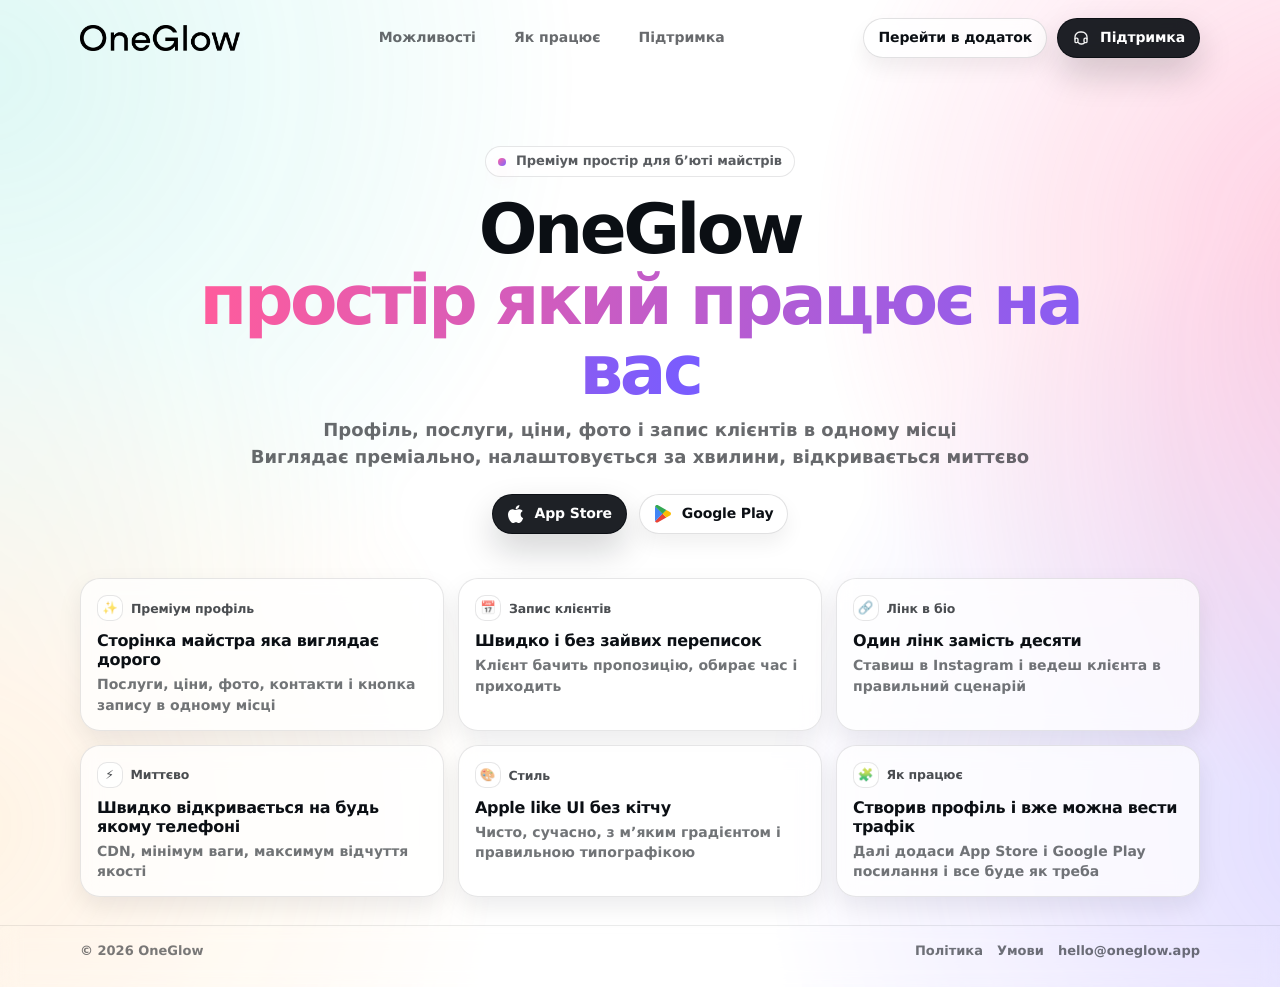
<file: index.html>
<!doctype html>
<html lang="uk">
<head>
  <meta charset="utf-8" />
  <meta name="viewport" content="width=device-width, initial-scale=1" />
  <title>OneGlow — простір який працює на вас</title>
  <meta name="description" content="OneGlow — преміум простір для бʼюті майстрів: профіль, послуги, ціни, фото і запис" />
  <meta name="theme-color" content="#ffffff" />
  <link rel="icon" type="image/svg+xml" href="/favicon.svg">
<link rel="apple-touch-icon" href="/apple-touch-icon.png">


  <style>
    :root{
      --bg: #ffffff;
      --text: #0B0F14;
      --muted: rgba(11,15,20,.62);
      --muted2: rgba(11,15,20,.46);
      --line: rgba(11,15,20,.10);
      --line2: rgba(11,15,20,.08);

      --shadow1: 0 18px 40px rgba(11,15,20,.10);
      --shadow2: 0 10px 24px rgba(11,15,20,.08);

      --r1: 18px;
      --r2: 999px;

      --wrap: 1120px;

      /* OneGlow aura */
      --pink: rgba(255, 92, 156, .32);
      --purple: rgba(120, 92, 255, .24);
      --teal: rgba(45, 212, 191, .16);
      --amber: rgba(255, 190, 110, .20);
    }

    *{ box-sizing: border-box; }
    html, body{ height: 100%; }
    body{
      margin: 0;
      font-family: ui-sans-serif, system-ui, -apple-system, BlinkMacSystemFont, "Segoe UI", Roboto, Helvetica, Arial;
      color: var(--text);
      background: var(--bg);
      overflow-x: hidden;
      -webkit-font-smoothing: antialiased;
      -moz-osx-font-smoothing: grayscale;
      text-rendering: geometricPrecision;
    }

    a{ color: inherit; text-decoration: none; }
    button{ font-family: inherit; }

    /* Fullscreen Aura-like background */
    .bg{
      position: fixed;
      inset: -220px;
      pointer-events: none;
      z-index: -1;
      background:
        radial-gradient(900px 900px at 10% 78%, var(--amber), rgba(255,255,255,0) 62%),
        radial-gradient(920px 920px at 92% 35%, var(--pink), rgba(255,255,255,0) 60%),
        radial-gradient(980px 980px at 92% 78%, var(--purple), rgba(255,255,255,0) 62%),
        radial-gradient(980px 980px at 12% 22%, var(--teal), rgba(255,255,255,0) 62%);
      filter: blur(14px);
      opacity: .95;
    }

    /* Very subtle grain to avoid banding */
    .grain{
      position: fixed;
      inset: 0;
      pointer-events: none;
      z-index: -1;
      background:
        repeating-linear-gradient(0deg, rgba(0,0,0,.012), rgba(0,0,0,.012) 1px, rgba(255,255,255,0) 2px, rgba(255,255,255,0) 5px),
        repeating-linear-gradient(90deg, rgba(0,0,0,.010), rgba(0,0,0,.010) 1px, rgba(255,255,255,0) 2px, rgba(255,255,255,0) 6px);
      mix-blend-mode: soft-light;
      opacity: .35;
    }

    .wrap{
      width: min(var(--wrap), calc(100% - 44px));
      margin: 0 auto;
    }

    /* Header */
    .header{
      padding: 18px 0;
    }

    .top{
      display: flex;
      align-items: center;
      justify-content: space-between;
      gap: 14px;
    }

    .brand{
      display: inline-flex;
      align-items: center;
      user-select: none;
    }

    .brand img{
      height: 26px;
      width: auto;
      border-radius: 0;
      object-fit: contain;
      box-shadow: none;
      display: block;
    }

    .nav{
      display: flex;
      align-items: center;
      gap: 18px;
      color: rgba(11,15,20,.62);
      font-weight: 650;
      font-size: 14px;
    }

    .nav a{
      padding: 8px 10px;
      border-radius: var(--r2);
      white-space: nowrap;
    }
    .nav a:hover{
      background: rgba(11,15,20,.05);
      color: rgba(11,15,20,.78);
    }

    .actions{
      display: flex;
      align-items: center;
      gap: 10px;
    }

    .btn{
      height: 40px;
      padding: 0 14px;
      display: inline-flex;
      align-items: center;
      justify-content: center;
      gap: 10px;
      border-radius: var(--r2);
      border: 1px solid rgba(11,15,20,.12);
      background: rgba(255,255,255,.78);
      box-shadow: 0 10px 20px rgba(11,15,20,.06);
      font-weight: 720;
      font-size: 14px;
      letter-spacing: -0.01em;
      transition: transform .14s ease, box-shadow .14s ease, border-color .14s ease;
      user-select: none;
      backdrop-filter: blur(10px);
      white-space: nowrap;
    }
    .btn:hover{
      transform: translateY(-1px);
      box-shadow: 0 14px 26px rgba(11,15,20,.08);
      border-color: rgba(11,15,20,.16);
    }
    .btn.primary{
      background: rgba(11,15,20,.92);
      color: #fff;
      border-color: rgba(11,15,20,.92);
      box-shadow: 0 16px 34px rgba(11,15,20,.18);
    }
    .btn.primary:hover{
      box-shadow: 0 18px 40px rgba(11,15,20,.22);
    }

    .icon{
      width: 18px;
      height: 18px;
      opacity: .95;
      flex: 0 0 auto;
    }

    /* Store icons (SVG files) */
    .storeIcon{
      width: 18px;
      height: 18px;
      display: block;
      flex: 0 0 auto;
    }

    /* If SVG is monochrome black, make it white on dark button */
    .btn.primary .storeIcon.mono{
      filter: brightness(0) invert(1);
    }

    /* Hero */
    .hero{
      padding: 70px 0 26px;
      text-align: center;
    }

    .pill{
      display: inline-flex;
      align-items: center;
      gap: 10px;
      padding: 7px 12px;
      border-radius: var(--r2);
      border: 1px solid rgba(11,15,20,.10);
      background: rgba(255,255,255,.70);
      color: rgba(11,15,20,.68);
      font-weight: 720;
      font-size: 13px;
      letter-spacing: -0.01em;
      backdrop-filter: blur(10px);
    }

    .dot{
      width: 8px;
      height: 8px;
      border-radius: var(--r2);
      background: linear-gradient(135deg, rgba(255,92,156,.95), rgba(120,92,255,.95));
      box-shadow: 0 10px 18px rgba(255,92,156,.18);
      flex: 0 0 auto;
    }

    h1{
      margin: 18px auto 10px;
      max-width: 980px;
      font-size: clamp(44px, 5.4vw, 74px);
      line-height: 1.02;
      letter-spacing: -0.05em;
      font-weight: 820;
    }

    .accent{
      background: linear-gradient(90deg, rgba(255,92,156,1), rgba(120,92,255,1));
      -webkit-background-clip: text;
      background-clip: text;
      color: transparent;
    }

    .sub{
      margin: 0 auto;
      max-width: 780px;
      color: var(--muted);
      font-weight: 650;
      font-size: clamp(15px, 2.0vw, 18px);
      line-height: 1.55;
    }

    .cta{
      margin-top: 22px;
      display: flex;
      justify-content: center;
      gap: 12px;
      flex-wrap: wrap;
    }

    /* Features */
    .features{
      padding: 18px 0 28px;
    }

    .grid{
      display: grid;
      grid-template-columns: repeat(12, 1fr);
      gap: 14px;
    }

    .card{
      grid-column: span 4;
      border-radius: 20px;
      border: 1px solid rgba(11,15,20,.10);
      background: rgba(255,255,255,.72);
      box-shadow: var(--shadow2);
      padding: 16px 16px 14px;
      backdrop-filter: blur(10px);
    }

    .tag{
      display: inline-flex;
      align-items: center;
      gap: 8px;
      font-weight: 820;
      letter-spacing: -0.01em;
      color: rgba(11,15,20,.74);
      font-size: 12.5px;
    }

    .mini{
      width: 26px;
      height: 26px;
      border-radius: 10px;
      display: inline-flex;
      align-items: center;
      justify-content: center;
      border: 1px solid rgba(11,15,20,.10);
      background: rgba(255,255,255,.70);
      flex: 0 0 auto;
    }

    .card h3{
      margin: 10px 0 6px;
      font-size: 16px;
      letter-spacing: -0.02em;
      font-weight: 800;
    }

    .card p{
      margin: 0;
      color: rgba(11,15,20,.58);
      font-weight: 650;
      line-height: 1.45;
      font-size: 14px;
    }

    /* Footer */
    .footer{
      padding: 18px 0 28px;
      border-top: 1px solid rgba(11,15,20,.08);
      color: rgba(11,15,20,.55);
      font-weight: 650;
      font-size: 13px;
      backdrop-filter: blur(10px);
    }

    .footerRow{
      display: flex;
      justify-content: space-between;
      align-items: center;
      gap: 12px;
      flex-wrap: wrap;
    }

    .footer a{ color: rgba(11,15,20,.58); }
    .footer a:hover{ color: rgba(11,15,20,.80); }

    /* Small screens */
    @media (max-width: 920px){
      .nav{ display: none; }
      .card{ grid-column: span 6; }
      .hero{ padding-top: 60px; }
    }

    @media (max-width: 560px){
      .wrap{ width: min(var(--wrap), calc(100% - 28px)); }

      .header{ padding: 14px 0; }
      .top{ gap: 10px; }

      /* MOBILE: hide "Перейти в додаток" */
      .actions .goApp{ display: none; }

      /* keep header compact */
      .btn{
        height: 38px;
        padding: 0 12px;
        font-size: 13px;
        gap: 8px;
      }

      /* hero spacing */
      .hero{ padding-top: 52px; }

      /* store buttons a bit taller for tap */
      .cta .btn{
        height: 44px;
        padding: 0 16px;
      }

      .card{ grid-column: span 12; }
      .footerRow{ justify-content: center; }
    }
  </style>
</head>

<body>
  <div class="bg" aria-hidden="true"></div>
  <div class="grain" aria-hidden="true"></div>

  <header class="header">
    <div class="wrap">
      <div class="top">
        <a class="brand" href="#top" aria-label="OneGlow">
          <img src="/OneGlow.png" alt="OneGlow" />
        </a>

        <nav class="nav" aria-label="Навігація">
          <a href="#features">Можливості</a>
          <a href="#how">Як працює</a>
          <a href="#support">Підтримка</a>
        </nav>

        <div class="actions">
          <a class="btn goApp" href="#download">Перейти в додаток</a>

          <a class="btn primary" href="mailto:hello@oneglow.app" aria-label="Підтримка">
            <svg class="icon" viewBox="0 0 24 24" fill="none" aria-hidden="true">
              <path d="M4 13.2v-2.4C4 7.1 7.1 4 10.8 4h2.4C16.9 4 20 7.1 20 10.8v2.4" stroke="currentColor" stroke-width="1.8" stroke-linecap="round"/>
              <path d="M6.2 18.2h-.6c-1 0-1.6-.7-1.6-1.6v-2.8c0-.9.7-1.6 1.6-1.6h.6c1 0 1.8.8 1.8 1.8v2.4c0 1-.8 1.8-1.8 1.8Z" stroke="currentColor" stroke-width="1.8" stroke-linejoin="round"/>
              <path d="M18.4 18.2h-.6c-1 0-1.8-.8-1.8-1.8v-2.4c0-1 .8-1.8 1.8-1.8h.6c.9 0 1.6.7 1.6 1.6v2.8c0 .9-.7 1.6-1.6 1.6Z" stroke="currentColor" stroke-width="1.8" stroke-linejoin="round"/>
              <path d="M8.5 18.2c.6 1.1 1.8 1.8 3.5 1.8h1.2c1.7 0 2.9-.7 3.5-1.8" stroke="currentColor" stroke-width="1.8" stroke-linecap="round"/>
            </svg>
            Підтримка
          </a>
        </div>
      </div>
    </div>
  </header>

  <main id="top">
    <section class="hero">
      <div class="wrap">
        <div class="pill">
          <span class="dot" aria-hidden="true"></span>
          <span>Преміум простір для бʼюті майстрів</span>
        </div>

        <h1>
          OneGlow
          <br />
          <span class="accent">простір який працює на вас</span>
        </h1>

        <p class="sub">
          Профіль, послуги, ціни, фото і запис клієнтів в одному місці
          <br />
          Виглядає преміально, налаштовується за хвилини, відкривається миттєво
        </p>

        <div class="cta" id="download">
          <!-- TODO: replace links later -->
          <a class="btn primary" href="https://example.com/appstore" data-store="appstore" aria-label="App Store">
            <img class="storeIcon mono" src="/Apple.svg" alt="" aria-hidden="true" />
            App Store
          </a>

          <a class="btn" href="https://example.com/googleplay" data-store="googleplay" aria-label="Google Play">
            <img class="storeIcon" src="/Google%20Play.svg" alt="" aria-hidden="true" />
            Google Play
          </a>
        </div>
      </div>
    </section>

    <section id="features" class="features" aria-label="Можливості">
      <div class="wrap">
        <div class="grid">
          <article class="card">
            <div class="tag"><span class="mini">✨</span>Преміум профіль</div>
            <h3>Сторінка майстра яка виглядає дорого</h3>
            <p>Послуги, ціни, фото, контакти і кнопка запису в одному місці</p>
          </article>

          <article class="card">
            <div class="tag"><span class="mini">📅</span>Запис клієнтів</div>
            <h3>Швидко і без зайвих переписок</h3>
            <p>Клієнт бачить пропозицію, обирає час і приходить</p>
          </article>

          <article class="card">
            <div class="tag"><span class="mini">🔗</span>Лінк в біо</div>
            <h3>Один лінк замість десяти</h3>
            <p>Ставиш в Instagram і ведеш клієнта в правильний сценарій</p>
          </article>

          <article class="card">
            <div class="tag"><span class="mini">⚡️</span>Миттєво</div>
            <h3>Швидко відкривається на будь якому телефоні</h3>
            <p>CDN, мінімум ваги, максимум відчуття якості</p>
          </article>

          <article class="card">
            <div class="tag"><span class="mini">🎨</span>Стиль</div>
            <h3>Apple like UI без кітчу</h3>
            <p>Чисто, сучасно, з мʼяким градієнтом і правильною типографікою</p>
          </article>

          <article class="card" id="how">
            <div class="tag"><span class="mini">🧩</span>Як працює</div>
            <h3>Створив профіль і вже можна вести трафік</h3>
            <p>Далі додаси App Store і Google Play посилання і все буде як треба</p>
          </article>
        </div>
      </div>
    </section>

    <footer class="footer" id="support">
      <div class="wrap">
        <div class="footerRow">
          <div>© <span id="y"></span> OneGlow</div>
          <div style="display:flex; gap:14px; flex-wrap:wrap; justify-content:center;">
            <a href="/privacy.html">Політика</a>
            <a href="/terms.html">Умови</a>
            <a href="mailto:hello@oneglow.app">hello@oneglow.app</a>
          </div>
        </div>
      </div>
    </footer>
  </main>

  <script>
    document.getElementById("y").textContent = new Date().getFullYear()

    const placeholders = ["https://example.com/appstore", "https://example.com/googleplay"]
    document.querySelectorAll("a[data-store]").forEach(a => {
      if (placeholders.includes(a.href)) {
        a.addEventListener("click", (e) => {
          e.preventDefault()
          alert("Тут буде посилання на магазин, заміниш пізніше в index.html")
        })
      }
    })
  </script>
</body>
</html>
</file>
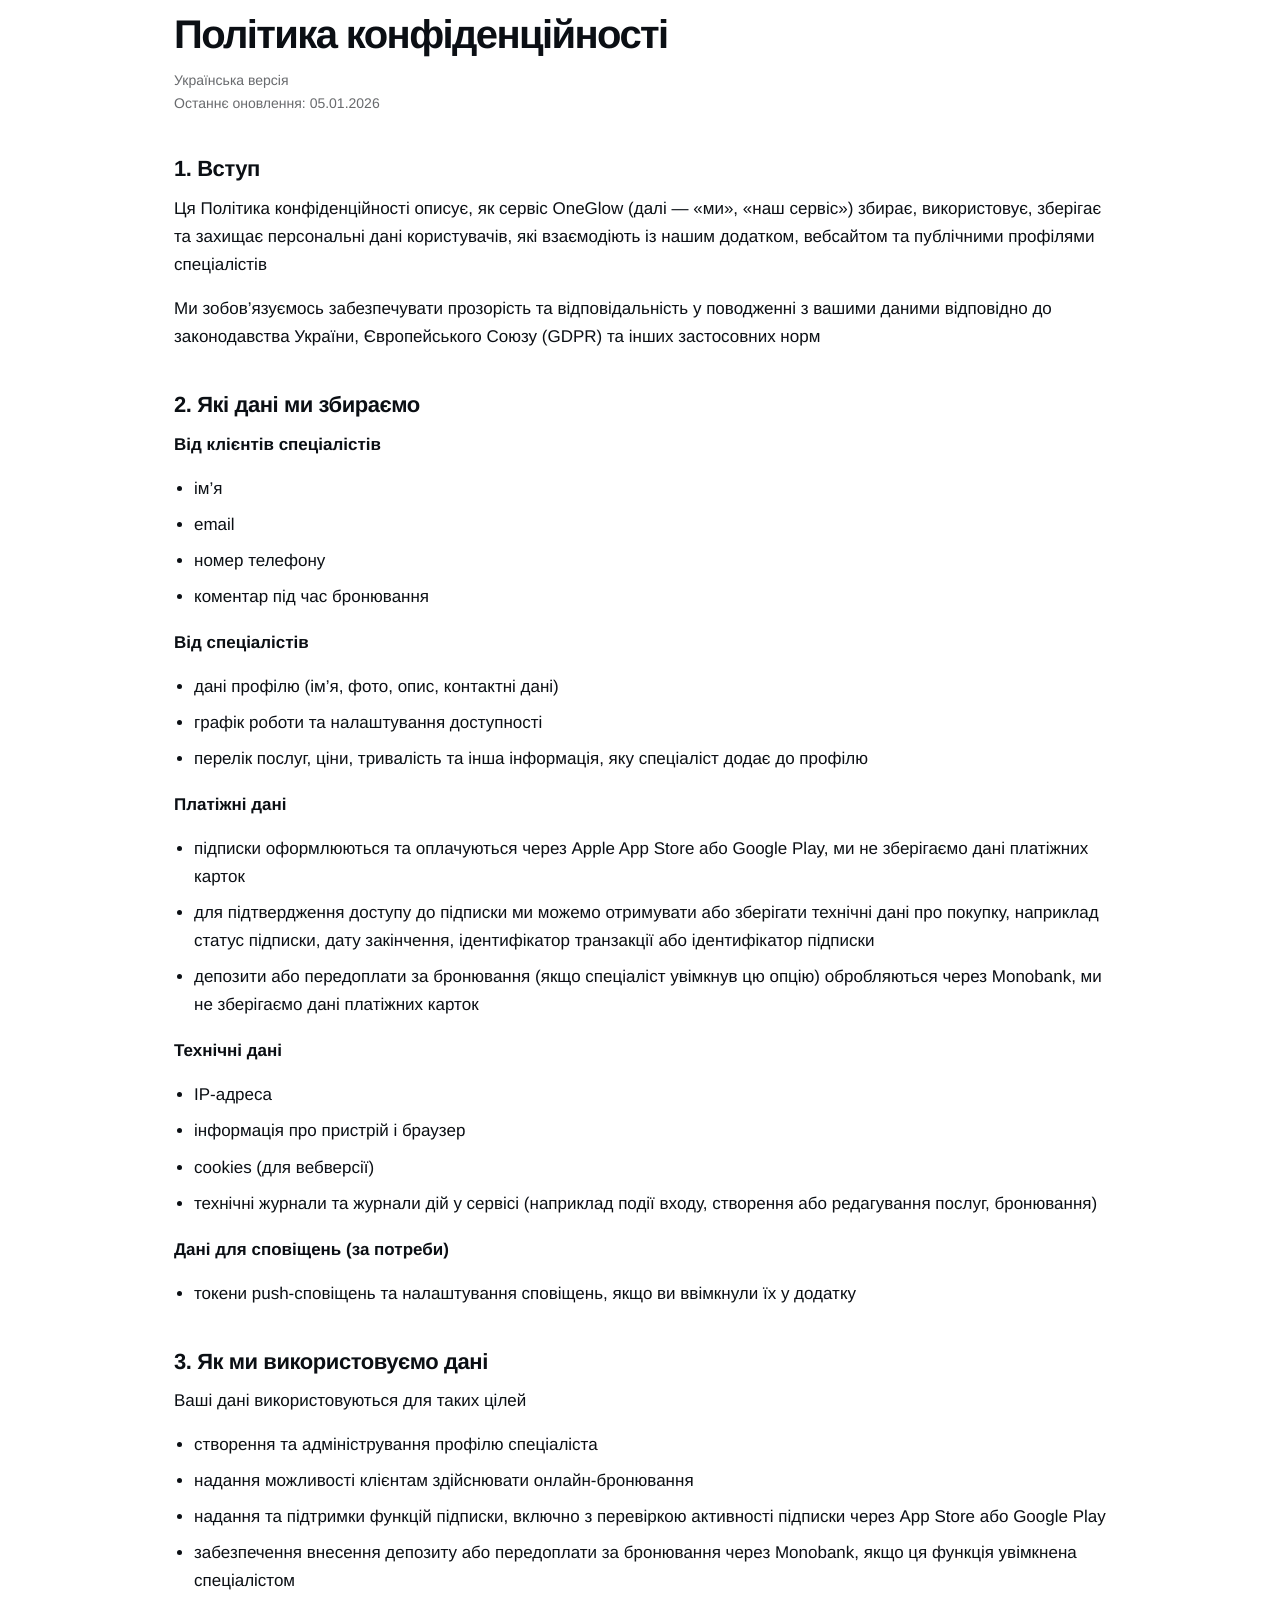
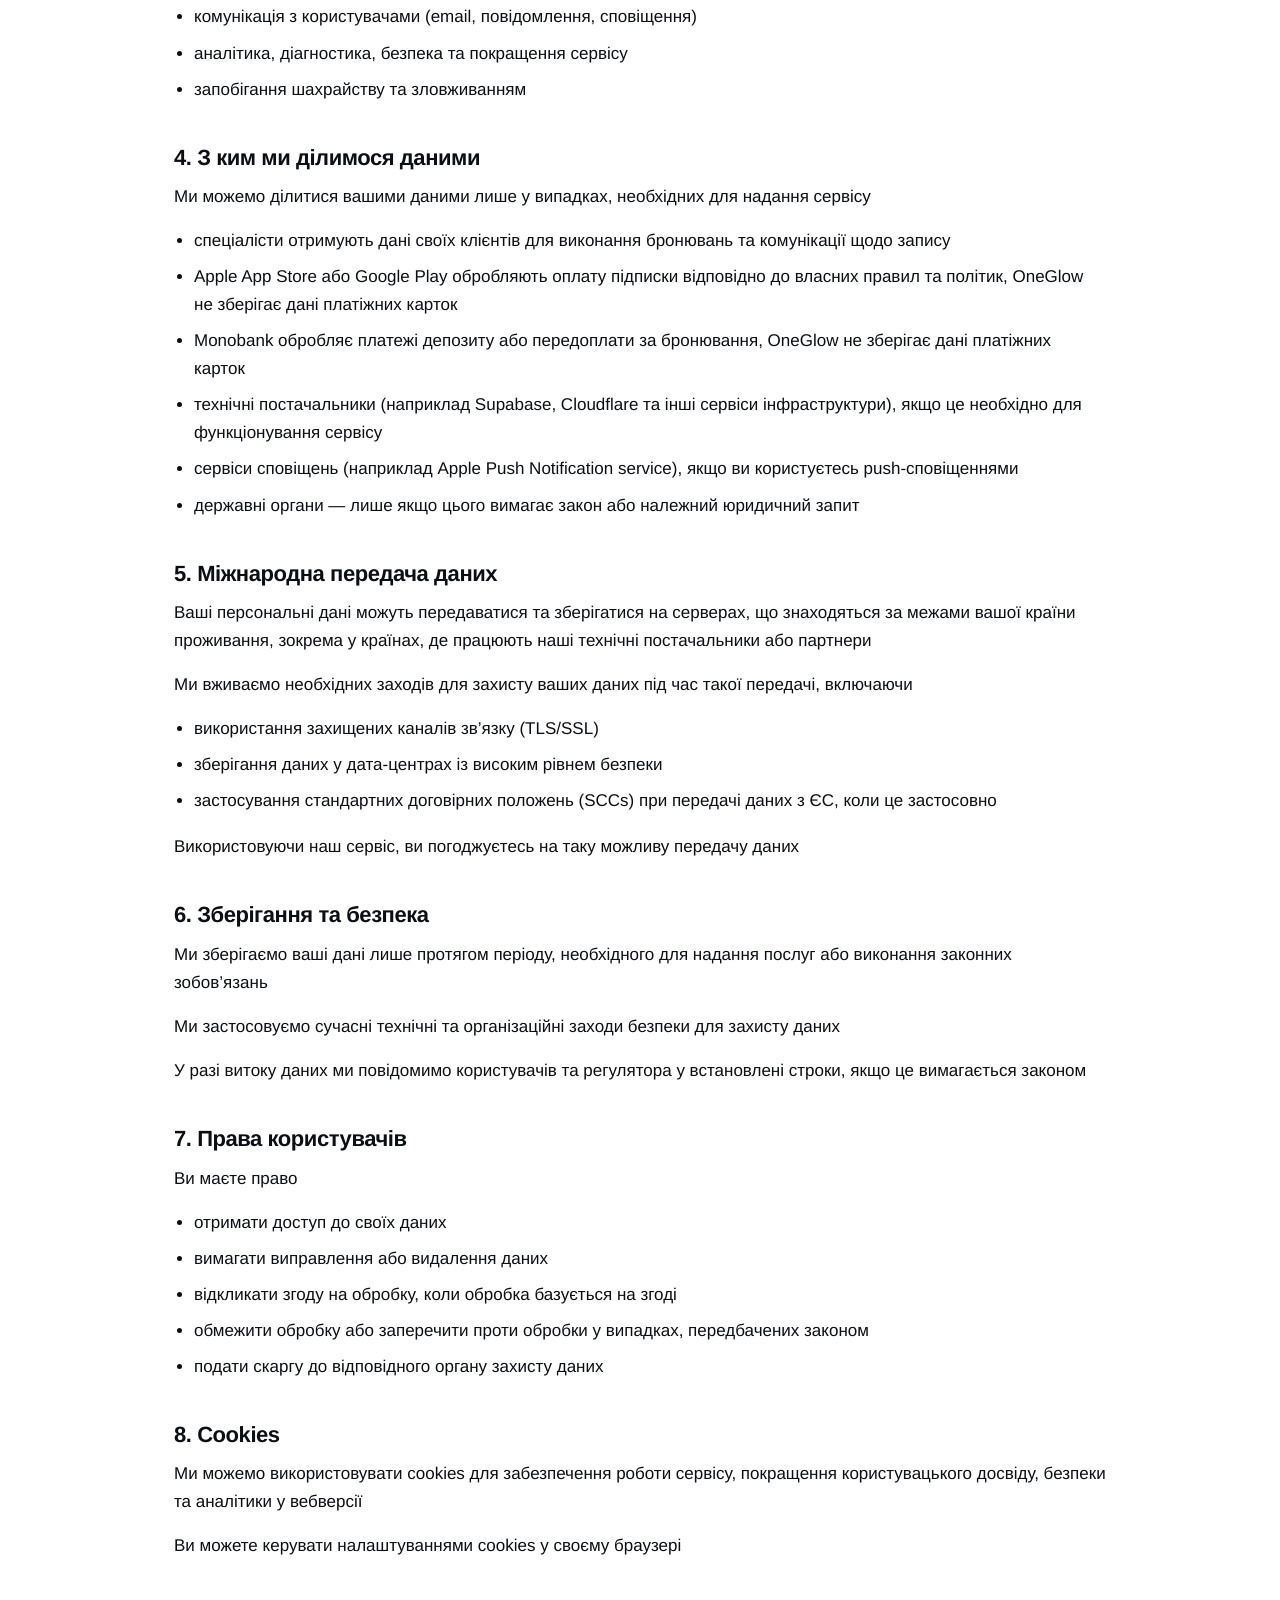
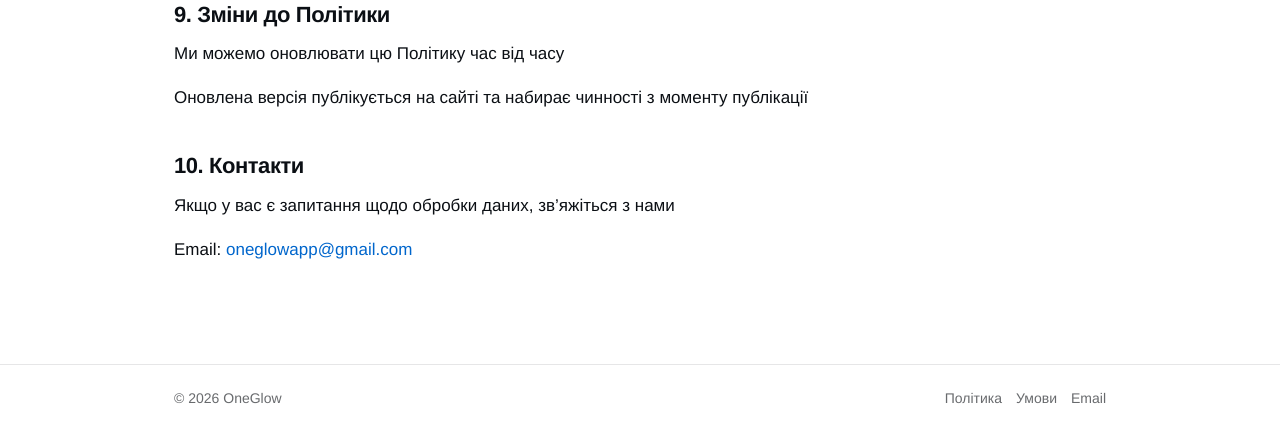
<file: privacy.html>
<!doctype html>
<html lang="uk">
<head>
  <meta charset="utf-8">
  <meta name="viewport" content="width=device-width, initial-scale=1">
  <title>Політика конфіденційності — OneGlow</title>
  <meta name="description" content="Політика конфіденційності сервісу OneGlow">
  <meta name="theme-color" content="#ffffff">

  <link rel="icon" href="/favicon.svg" type="image/svg+xml">
  <link rel="apple-touch-icon" href="/apple-touch-icon.png">

  <link rel="stylesheet" href="/legal.css">
</head>

<body>

<main class="main">
  <div class="wrap main-start">

    <h1>Політика конфіденційності</h1>

    <div class="meta">
      Українська версія<br>
      Останнє оновлення: 05.01.2026
    </div>

      <h2>1. Вступ</h2>
      <p>
        Ця Політика конфіденційності описує, як сервіс OneGlow (далі — «ми», «наш сервіс») збирає, використовує, зберігає та захищає персональні дані користувачів, які взаємодіють із нашим додатком, вебсайтом та публічними профілями спеціалістів
      </p>
      <p>
        Ми зобов’язуємось забезпечувати прозорість та відповідальність у поводженні з вашими даними відповідно до законодавства України, Європейського Союзу (GDPR) та інших застосовних норм
      </p>

      <h2>2. Які дані ми збираємо</h2>

      <p><strong>Від клієнтів спеціалістів</strong></p>
      <ul>
        <li>ім’я</li>
        <li>email</li>
        <li>номер телефону</li>
        <li>коментар під час бронювання</li>
      </ul>

      <p><strong>Від спеціалістів</strong></p>
      <ul>
        <li>дані профілю (ім’я, фото, опис, контактні дані)</li>
        <li>графік роботи та налаштування доступності</li>
        <li>перелік послуг, ціни, тривалість та інша інформація, яку спеціаліст додає до профілю</li>
      </ul>

      <p><strong>Платіжні дані</strong></p>
      <ul>
        <li>підписки оформлюються та оплачуються через Apple App Store або Google Play, ми не зберігаємо дані платіжних карток</li>
        <li>для підтвердження доступу до підписки ми можемо отримувати або зберігати технічні дані про покупку, наприклад статус підписки, дату закінчення, ідентифікатор транзакції або ідентифікатор підписки</li>
        <li>депозити або передоплати за бронювання (якщо спеціаліст увімкнув цю опцію) обробляються через Monobank, ми не зберігаємо дані платіжних карток</li>
      </ul>

      <p><strong>Технічні дані</strong></p>
      <ul>
        <li>IP-адреса</li>
        <li>інформація про пристрій і браузер</li>
        <li>cookies (для вебверсії)</li>
        <li>технічні журнали та журнали дій у сервісі (наприклад події входу, створення або редагування послуг, бронювання)</li>
      </ul>

      <p><strong>Дані для сповіщень (за потреби)</strong></p>
      <ul>
        <li>токени push-сповіщень та налаштування сповіщень, якщо ви ввімкнули їх у додатку</li>
      </ul>

      <h2>3. Як ми використовуємо дані</h2>
      <p>Ваші дані використовуються для таких цілей</p>
      <ul>
        <li>створення та адміністрування профілю спеціаліста</li>
        <li>надання можливості клієнтам здійснювати онлайн-бронювання</li>
        <li>надання та підтримки функцій підписки, включно з перевіркою активності підписки через App Store або Google Play</li>
        <li>забезпечення внесення депозиту або передоплати за бронювання через Monobank, якщо ця функція увімкнена спеціалістом</li>
        <li>комунікація з користувачами (email, повідомлення, сповіщення)</li>
        <li>аналітика, діагностика, безпека та покращення сервісу</li>
        <li>запобігання шахрайству та зловживанням</li>
      </ul>

      <h2>4. З ким ми ділимося даними</h2>
      <p>Ми можемо ділитися вашими даними лише у випадках, необхідних для надання сервісу</p>
      <ul>
        <li>спеціалісти отримують дані своїх клієнтів для виконання бронювань та комунікації щодо запису</li>
        <li>Apple App Store або Google Play обробляють оплату підписки відповідно до власних правил та політик, OneGlow не зберігає дані платіжних карток</li>
        <li>Monobank обробляє платежі депозиту або передоплати за бронювання, OneGlow не зберігає дані платіжних карток</li>
        <li>технічні постачальники (наприклад Supabase, Cloudflare та інші сервіси інфраструктури), якщо це необхідно для функціонування сервісу</li>
        <li>сервіси сповіщень (наприклад Apple Push Notification service), якщо ви користуєтесь push-сповіщеннями</li>
        <li>державні органи — лише якщо цього вимагає закон або належний юридичний запит</li>
      </ul>

      <h2>5. Міжнародна передача даних</h2>
      <p>
        Ваші персональні дані можуть передаватися та зберігатися на серверах, що знаходяться за межами вашої країни проживання, зокрема у країнах, де працюють наші технічні постачальники або партнери
      </p>
      <p>Ми вживаємо необхідних заходів для захисту ваших даних під час такої передачі, включаючи</p>
      <ul>
        <li>використання захищених каналів зв’язку (TLS/SSL)</li>
        <li>зберігання даних у дата-центрах із високим рівнем безпеки</li>
        <li>застосування стандартних договірних положень (SCCs) при передачі даних з ЄС, коли це застосовно</li>
      </ul>
      <p>Використовуючи наш сервіс, ви погоджуєтесь на таку можливу передачу даних</p>

      <h2>6. Зберігання та безпека</h2>
      <p>
        Ми зберігаємо ваші дані лише протягом періоду, необхідного для надання послуг або виконання законних зобов’язань
      </p>
      <p>
        Ми застосовуємо сучасні технічні та організаційні заходи безпеки для захисту даних
      </p>
      <p>
        У разі витоку даних ми повідомимо користувачів та регулятора у встановлені строки, якщо це вимагається законом
      </p>

      <h2>7. Права користувачів</h2>
      <p>Ви маєте право</p>
      <ul>
        <li>отримати доступ до своїх даних</li>
        <li>вимагати виправлення або видалення даних</li>
        <li>відкликати згоду на обробку, коли обробка базується на згоді</li>
        <li>обмежити обробку або заперечити проти обробки у випадках, передбачених законом</li>
        <li>подати скаргу до відповідного органу захисту даних</li>
      </ul>

      <h2>8. Cookies</h2>
      <p>
        Ми можемо використовувати cookies для забезпечення роботи сервісу, покращення користувацького досвіду, безпеки та аналітики у вебверсії
      </p>
      <p>Ви можете керувати налаштуваннями cookies у своєму браузері</p>

      <h2>9. Зміни до Політики</h2>
      <p>
        Ми можемо оновлювати цю Політику час від часу
      </p>
      <p>
        Оновлена версія публікується на сайті та набирає чинності з моменту публікації
      </p>

      <h2>10. Контакти</h2>
<p>
  Якщо у вас є запитання щодо обробки даних, зв’яжіться з нами
</p>
<p>
  Email: <a href="mailto:oneglowapp@gmail.com">oneglowapp@gmail.com</a>
</p>
</div>
</main>

<footer class="footer">
  <div class="wrap footer-inner">
    <div>© <span id="y"></span> OneGlow</div>
    <div style="display:flex; gap:14px; flex-wrap:wrap;">
      <a href="/privacy.html">Політика</a>
      <a href="/terms.html">Умови</a>
      <a href="mailto:oneglowapp@gmail.com">Email</a>
    </div>
  </div>
</footer>

<script>
  document.getElementById("y").textContent = new Date().getFullYear()
</script>
</body>
</html>
</file>
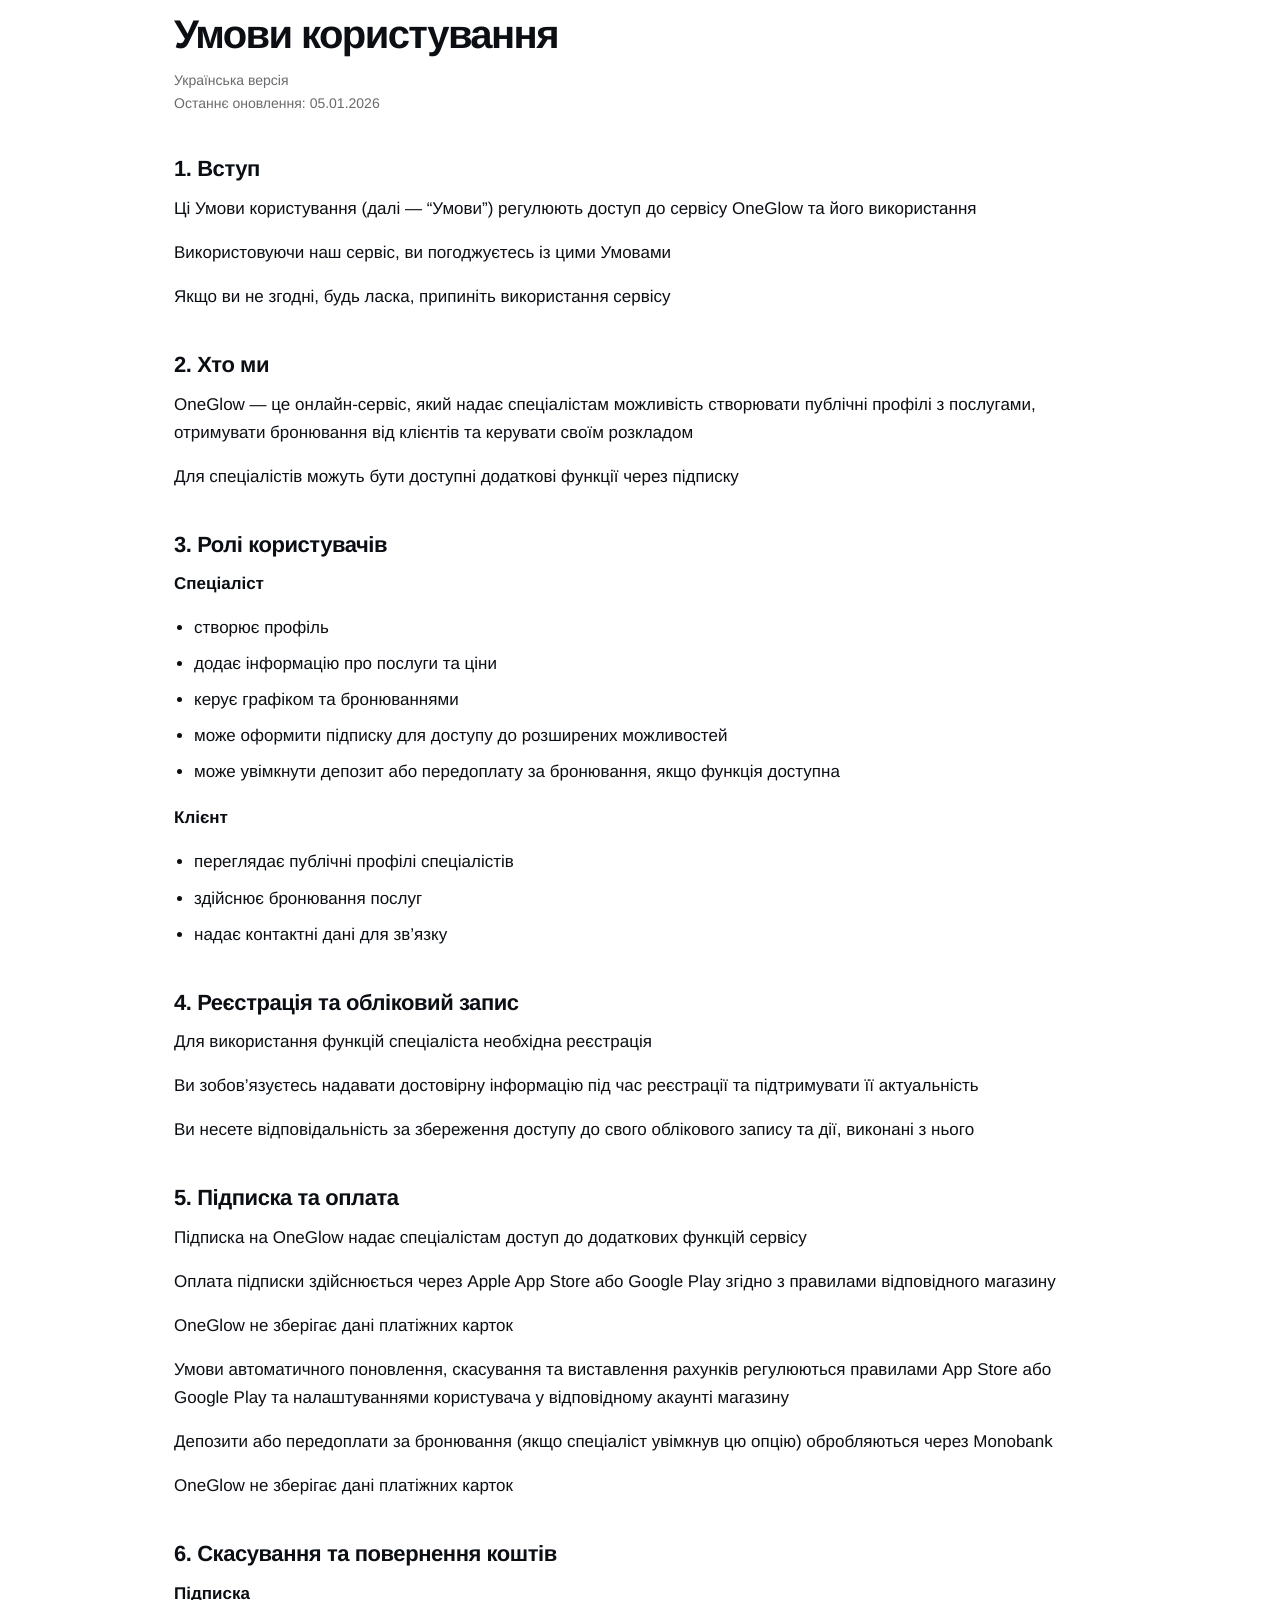
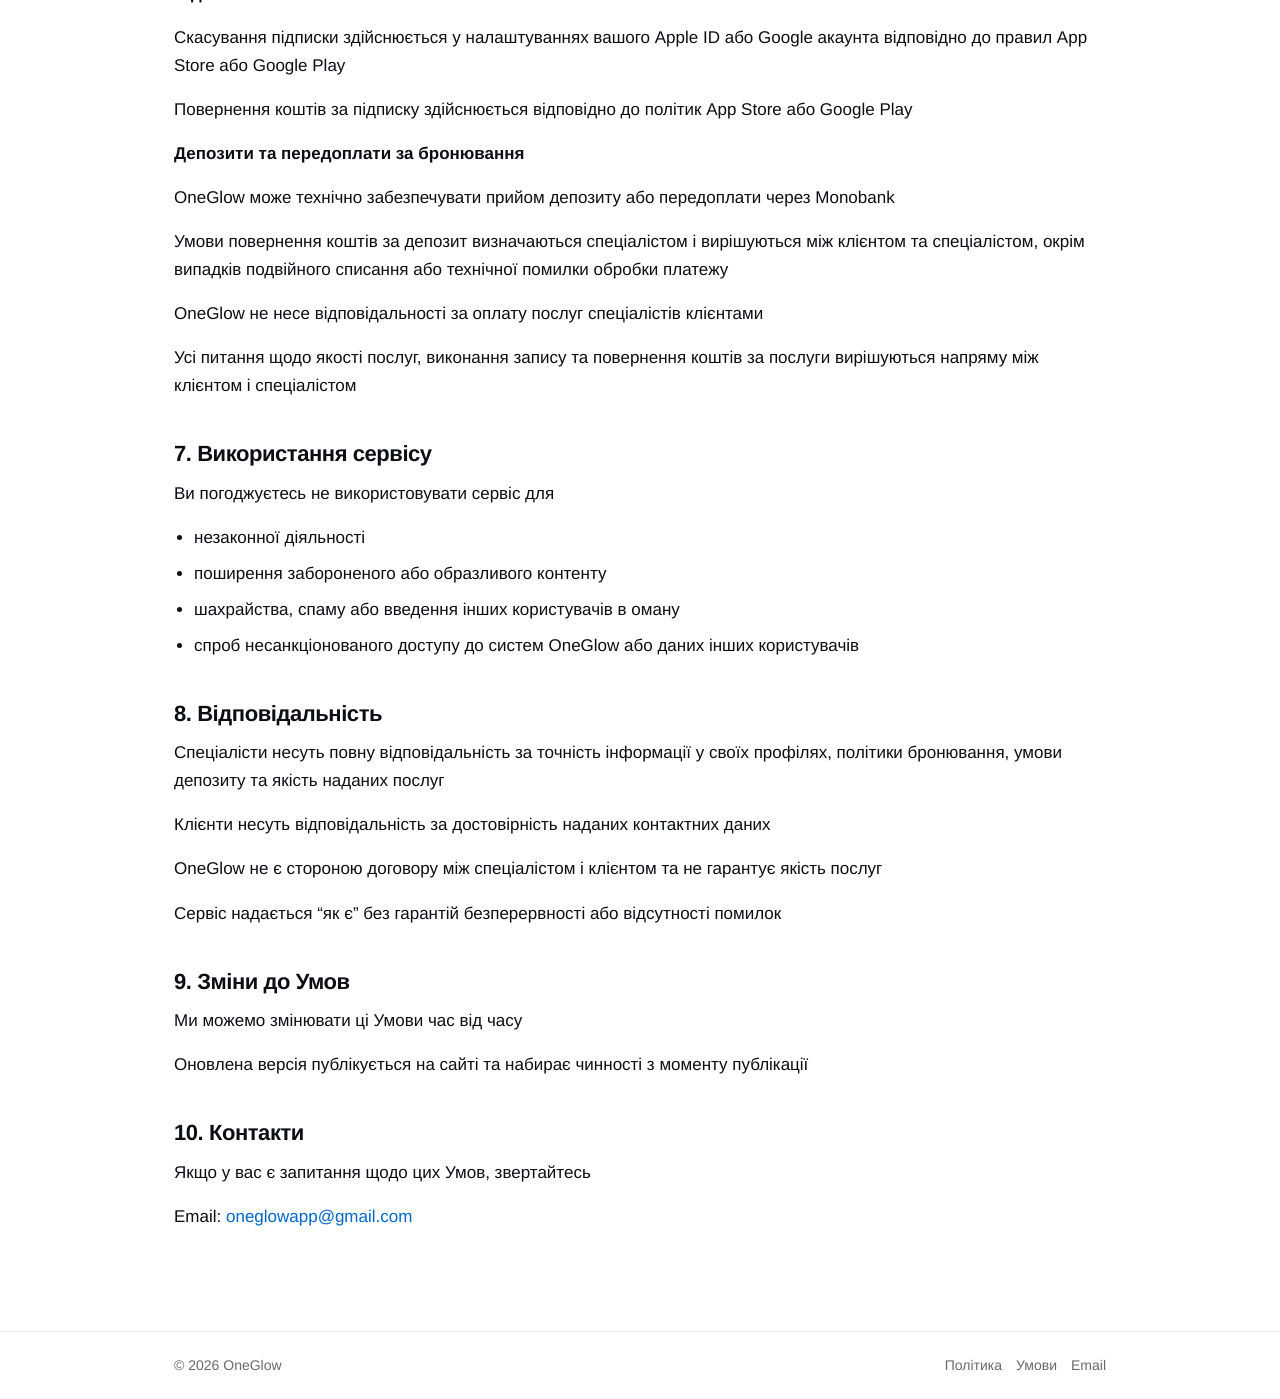
<file: terms.html>
<!doctype html>
<html lang="uk">
<head>
  <meta charset="utf-8">
  <meta name="viewport" content="width=device-width, initial-scale=1">
  <title>Умови користування — OneGlow</title>
  <meta name="description" content="Умови користування сервісом OneGlow">
  <meta name="theme-color" content="#ffffff">

  <link rel="icon" href="/favicon.svg" type="image/svg+xml">
  <link rel="apple-touch-icon" href="/apple-touch-icon.png">

  <link rel="stylesheet" href="/legal.css">
</head>

<body>

<main class="main">
  <div class="wrap main-start">

    <h1>Умови користування</h1>

    <div class="meta">
      Українська версія<br>
      Останнє оновлення: 05.01.2026
    </div>

      <h2>1. Вступ</h2>
      <p>Ці Умови користування (далі — “Умови”) регулюють доступ до сервісу OneGlow та його використання</p>
      <p>Використовуючи наш сервіс, ви погоджуєтесь із цими Умовами</p>
      <p>Якщо ви не згодні, будь ласка, припиніть використання сервісу</p>

      <h2>2. Хто ми</h2>
      <p>OneGlow — це онлайн-сервіс, який надає спеціалістам можливість створювати публічні профілі з послугами, отримувати бронювання від клієнтів та керувати своїм розкладом</p>
      <p>Для спеціалістів можуть бути доступні додаткові функції через підписку</p>

      <h2>3. Ролі користувачів</h2>
      <p><strong>Спеціаліст</strong></p>
      <ul>
        <li>створює профіль</li>
        <li>додає інформацію про послуги та ціни</li>
        <li>керує графіком та бронюваннями</li>
        <li>може оформити підписку для доступу до розширених можливостей</li>
        <li>може увімкнути депозит або передоплату за бронювання, якщо функція доступна</li>
      </ul>

      <p><strong>Клієнт</strong></p>
      <ul>
        <li>переглядає публічні профілі спеціалістів</li>
        <li>здійснює бронювання послуг</li>
        <li>надає контактні дані для зв’язку</li>
      </ul>

      <h2>4. Реєстрація та обліковий запис</h2>
      <p>Для використання функцій спеціаліста необхідна реєстрація</p>
      <p>Ви зобов’язуєтесь надавати достовірну інформацію під час реєстрації та підтримувати її актуальність</p>
      <p>Ви несете відповідальність за збереження доступу до свого облікового запису та дії, виконані з нього</p>

      <h2>5. Підписка та оплата</h2>
      <p>Підписка на OneGlow надає спеціалістам доступ до додаткових функцій сервісу</p>
      <p>Оплата підписки здійснюється через Apple App Store або Google Play згідно з правилами відповідного магазину</p>
      <p>OneGlow не зберігає дані платіжних карток</p>
      <p>Умови автоматичного поновлення, скасування та виставлення рахунків регулюються правилами App Store або Google Play та налаштуваннями користувача у відповідному акаунті магазину</p>
      <p>Депозити або передоплати за бронювання (якщо спеціаліст увімкнув цю опцію) обробляються через Monobank</p>
      <p>OneGlow не зберігає дані платіжних карток</p>

      <h2>6. Скасування та повернення коштів</h2>
      <p><strong>Підписка</strong></p>
      <p>Скасування підписки здійснюється у налаштуваннях вашого Apple ID або Google акаунта відповідно до правил App Store або Google Play</p>
      <p>Повернення коштів за підписку здійснюється відповідно до політик App Store або Google Play</p>

      <p><strong>Депозити та передоплати за бронювання</strong></p>
      <p>OneGlow може технічно забезпечувати прийом депозиту або передоплати через Monobank</p>
      <p>Умови повернення коштів за депозит визначаються спеціалістом і вирішуються між клієнтом та спеціалістом, окрім випадків подвійного списання або технічної помилки обробки платежу</p>
      <p>OneGlow не несе відповідальності за оплату послуг спеціалістів клієнтами</p>
      <p>Усі питання щодо якості послуг, виконання запису та повернення коштів за послуги вирішуються напряму між клієнтом і спеціалістом</p>

      <h2>7. Використання сервісу</h2>
      <p>Ви погоджуєтесь не використовувати сервіс для</p>
      <ul>
        <li>незаконної діяльності</li>
        <li>поширення забороненого або образливого контенту</li>
        <li>шахрайства, спаму або введення інших користувачів в оману</li>
        <li>спроб несанкціонованого доступу до систем OneGlow або даних інших користувачів</li>
      </ul>

      <h2>8. Відповідальність</h2>
      <p>Спеціалісти несуть повну відповідальність за точність інформації у своїх профілях, політики бронювання, умови депозиту та якість наданих послуг</p>
      <p>Клієнти несуть відповідальність за достовірність наданих контактних даних</p>
      <p>OneGlow не є стороною договору між спеціалістом і клієнтом та не гарантує якість послуг</p>
      <p>Сервіс надається “як є” без гарантій безперервності або відсутності помилок</p>

      <h2>9. Зміни до Умов</h2>
      <p>Ми можемо змінювати ці Умови час від часу</p>
      <p>Оновлена версія публікується на сайті та набирає чинності з моменту публікації</p>

      <h2>10. Контакти</h2>
<p>Якщо у вас є запитання щодо цих Умов, звертайтесь</p>
<p>Email: <a href="mailto:oneglowapp@gmail.com">oneglowapp@gmail.com</a></p>
</div>
</main>

<footer class="footer">
  <div class="wrap footer-inner">
    <div>© <span id="y"></span> OneGlow</div>
    <div style="display:flex; gap:14px; flex-wrap:wrap;">
      <a href="/privacy.html">Політика</a>
      <a href="/terms.html">Умови</a>
      <a href="mailto:oneglowapp@gmail.com">Email</a>
    </div>
  </div>
</footer>

<script>
  document.getElementById("y").textContent = new Date().getFullYear()
</script>
</body>
</html>
</file>
<file: legal.css>
:root{
  --text:#0b0f14;
  --muted:rgba(11,15,20,.62);
  --line:rgba(11,15,20,.10);
  --link:#0066cc;
  --max:980px;
}

/* ---------- base ---------- */

*{ box-sizing:border-box; }
html,body{ margin:0; padding:0; }

body{
  font-family:-apple-system,BlinkMacSystemFont,"SF Pro Text","Segoe UI",Roboto,Helvetica,Arial,sans-serif;
  color:var(--text);
  background:#fff;
  -webkit-font-smoothing:antialiased;
  -moz-osx-font-smoothing:grayscale;
  text-rendering:geometricPrecision;
  line-height:1.65;
}

/* ---------- layout ---------- */

.wrap{
  max-width:var(--max);
  margin:0 auto;
  padding-left:calc(24px + env(safe-area-inset-left));
  padding-right:calc(24px + env(safe-area-inset-right));
}

/* ---------- header ---------- */
/* header існує лише для логотипу
   базова лінія лого = базова лінія h1 */

.header{
  background:#fff;
}

.header-inner{
  height:56px;
  display:flex;
  align-items:flex-end;
}

.brand a{
  display:flex;
  align-items:flex-end;
  text-decoration:none;
  color:inherit;
}

.brand img{
  height:22px;
  width:auto;
  display:block;
}

/* ---------- main ---------- */
/* тут створюємо повітря між лого і заголовком */

.main{
  padding-top:14px;     /* ключовий відступ */
  padding-bottom:84px;
}

/* ---------- typography ---------- */

h1{
  font-size:40px;
  line-height:1.08;
  letter-spacing:-0.04em;
  margin:0 0 12px;
  font-weight:750;
}

.meta{
  color:var(--muted);
  font-size:14px;
  margin-bottom:34px;
}

h2{
  font-size:22px;
  line-height:1.25;
  margin:40px 0 12px;
  letter-spacing:-0.02em;
  font-weight:700;
}

p{
  margin:0 0 16px;
  font-size:17px;
}

ul{
  margin:10px 0 18px;
  padding-left:20px;
}

li{
  margin:0 0 8px;
  font-size:17px;
}

/* ---------- links ---------- */

.main a{
  color:var(--link);
  text-decoration:none;
}

.main a:hover{
  text-decoration:underline;
}

/* ---------- footer ---------- */

.footer{
  border-top:1px solid var(--line);
  color:var(--muted);
  font-size:14px;
  padding:22px 0;
}

.footer-inner{
  display:flex;
  justify-content:space-between;
  align-items:center;
  gap:12px;
  flex-wrap:wrap;
}

.footer a{
  color:inherit;
  text-decoration:none;
}

.footer a:hover{
  text-decoration:underline;
}

/* ---------- mobile ---------- */

@media (max-width:600px){

  .wrap{
    padding-left:calc(18px + env(safe-area-inset-left));
    padding-right:calc(18px + env(safe-area-inset-right));
  }

  .header-inner{
    height:44px;
  }

  .brand img{
    height:16px;
  }

  .main{
    padding-top:12px;
    padding-bottom:72px;
  }

  h1{
    font-size:30px;
  }

  h2{
    font-size:20px;
    margin-top:34px;
  }

  p,
  li{
    font-size:16px;
  }
}
</file>
